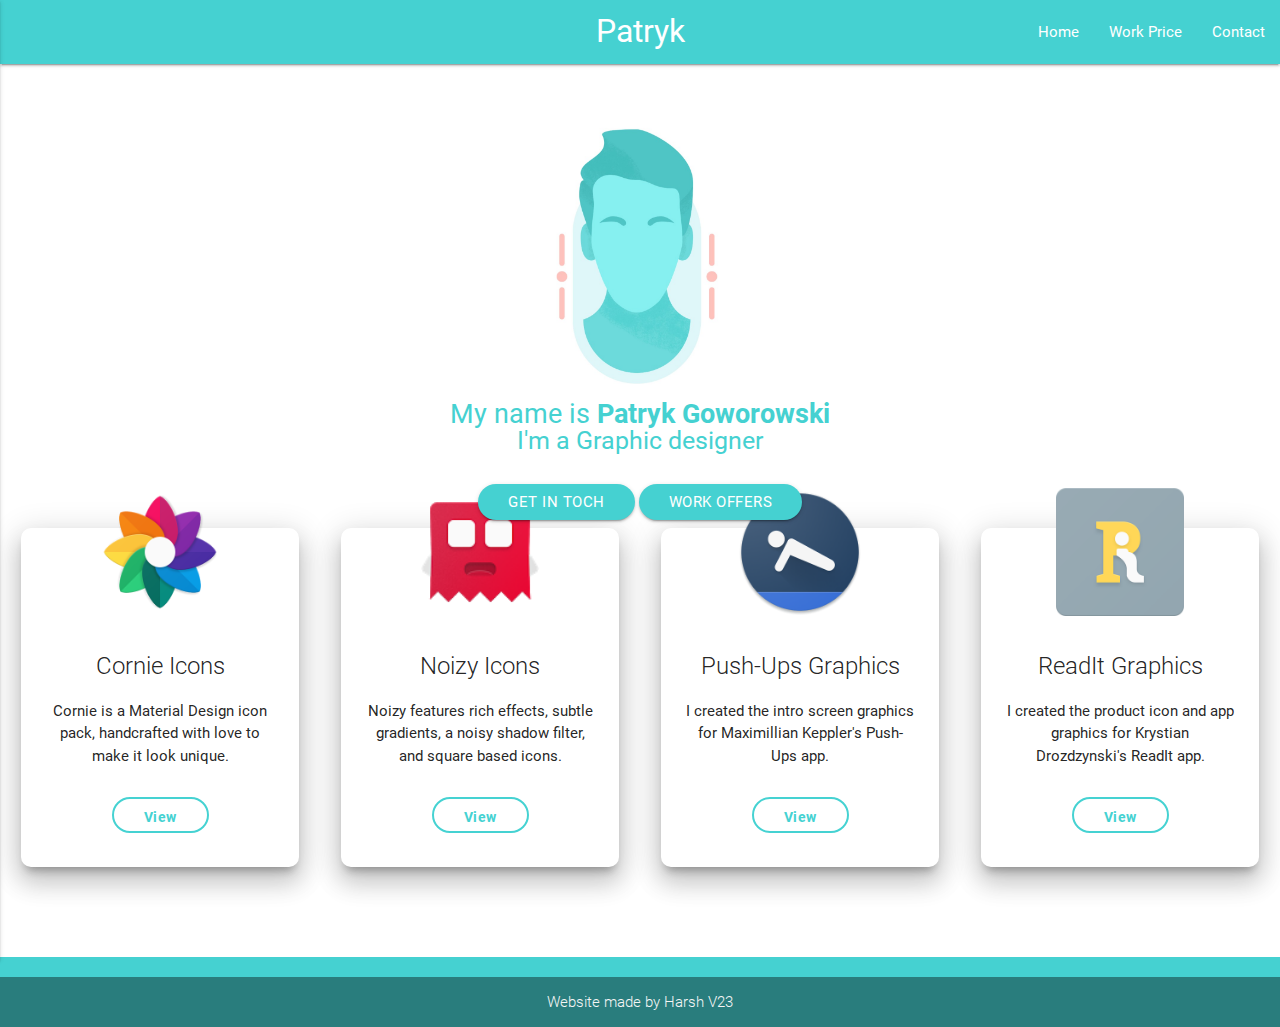
<file: index.html>
<!DOCTYPE html>
<html lang="en">
  <!-- Copyright 2017 Harsh V23 -->
<head>

	<link href="https://fonts.googleapis.com/icon?family=Material+Icons" rel="stylesheet">
	<link type="text/css" rel="stylesheet" href="css/materialize.min.css" media="screen,projection" />
	<link type="text/css" rel="stylesheet" href="css/home.css" media="screen,projection" />
	<link rel="shortcut icon" type="image/png" href="images/favicon.png" />

	<meta name="viewport" content="width=device-width, initial-scale=1.0" />
	<meta property="og:title" content="Partyk Goworowski: I'm A Graphic Designer" />
	<meta property="og:type" content="website" />
	<meta name="theme-color" content="#45D1D1" />
	<meta property="og:description" content="I'm Patryk Goworowski A Graphic Designer!" />
	<meta property="og:url" content="http://" />
	<meta name="description" content="I'm Patryk Goworowski A Graphic Designer!" />
	<meta name="author" content="Harsh v23" />
	<meta name="keywords" content="Noizy icons , Cornie Icons , Icon Packs , Graphic designer , Material design , Patryk , Patryk Goworowski " />

	<title>Patryk Goworowski</title>

</head>

<body>

	<nav>
		<div class="nav-wrapper">
			<a href="#!" class="brand-logo center">Patryk</a>
			<a href="#" data-activates="mobile-demo" class="button-collapse">
				<i class="material-icons">menu</i>
			</a>

			<ul class="right hide-on-med-and-down">
				<li>
					<a href="index.html">Home</a>
				</li>
				<li>
					<a href="pricing.html">Work Price</a>
				</li>
				<li>
					<a href="contact.html">Contact</a>
				</li>
			</ul>

			<ul class="side-nav" id="mobile-demo">
				<div class="img-view"><img id="nav-header" class="responsive-img" src="images/8.png"></div>
				<li>
					<a class="waves-effect waves-teal" href="index.html">
						<i class="material-icons">account_balance</i>
						Home
					</a>
				</li>
				<li>
					<a class="waves-effect waves-teal" href="pricing.html">
						<i class="material-icons">question_answer</i>
						Work Price
					</a>
				</li>
				<li>
					<a class="waves-effect waves-teal" href="contact.html">
						<i class="material-icons">perm_phone_msg</i>
						Contact
					</a>
				</li>
			</ul>
		</div>
	</nav>



	<header>
		<img id="profile" src="images/profile.png" class="profile">
		<p class="title">My name is <b>Patryk Goworowski</b></p>
		<p class="sub-title">I'm a Graphic designer</p>
         <div class="center-btn">
          <a href="contact.html" class="waves-effect waves-light btn">Get in Toch</a>
          <a href="work-price.html" class="waves-effect waves-light btn">Work offers</a>
         </div>
   	</header>

<main>
	<div class='row work-space' id="work"></div>
</main>	
	<script>
		var work = document.getElementById("work");
		var workRequest = new XMLHttpRequest();
		workRequest.open("GET", "https://harshv23.github.io/website_01/work.json", true); //CHANGE URL BEFORE PUBLISHING
		workRequest.onreadystatechange = function() {
			if (workRequest.readyState === 4) {
				if (workRequest.status === 200 || workRequest.status == 0) {
					var html = "";
					JSON.parse(workRequest.responseText).forEach(function(work) {
						console.log(work.name);
						html += "<div class=\"col s12 m6 l3\"><div class=\'pcard-container\'><div class=\"card z-depth-5 pcard\"><img src=\'" + work.icon + "\' class=\'pcard-image\' style=\'padding: 10px;\'><div class=\"card-content center\"><span class=\"center card-title\" style='padding-bottom: 10px;'>" + work.name + "</span><p>" + work.description + "</p><a class=\"pcard-btn btn center-align z-depth-0\" href=\"\"><b>View</b></a></div></div></div></div>";
					});
					work.innerHTML = html;
				}
			}
		};
		workRequest.send(null);
	</script>
	



	<!--Import jQuery before materialize.js-->
	<script type="text/javascript " src="https://code.jquery.com/jquery-2.1.1.min.js "></script>
	<script type="text/javascript " src="js/materialize.min.js "></script>
	<script>$(".button-collapse").sideNav();</script>

	<footer class="page-footer ">
		<div class="footer-copyright">
			<a class="grey-text text-lighten-4 footer-test" href="http://www.harshv23.tk ">Website made by Harsh V23</a>
		</div>
	</footer>

</body>

</html>
</file>
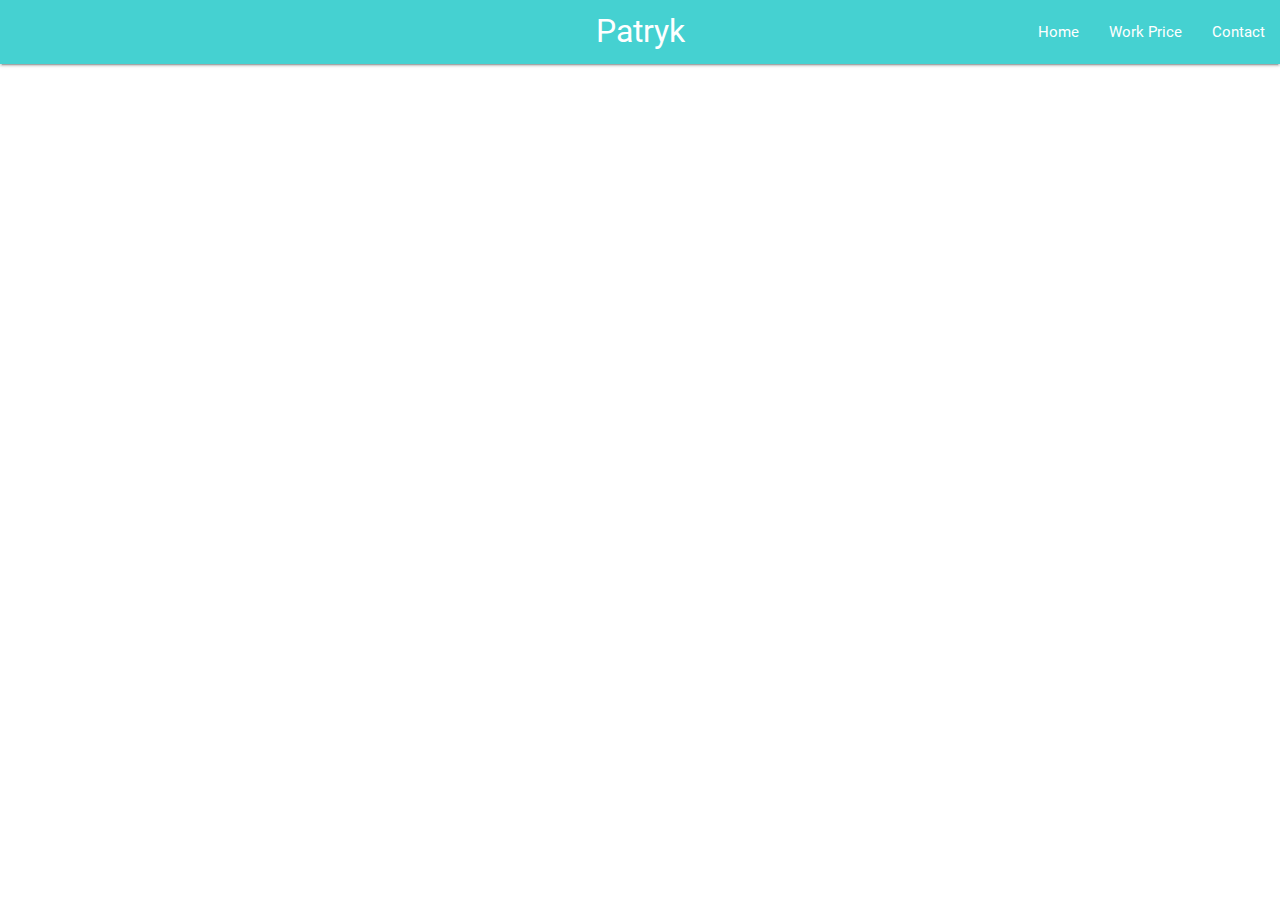
<file: newtestjson.html>
<!DOCTYPE html>
<html lang="en">
  <!-- Copyright 2017 Harsh V23 -->
<head>

	<link href="https://fonts.googleapis.com/icon?family=Material+Icons" rel="stylesheet">
	<link type="text/css" rel="stylesheet" href="css/materialize.min.css" media="screen,projection" />
	<link type="text/css" rel="stylesheet" href="css/home.css" media="screen,projection" />
	<link rel="shortcut icon" type="image/png" href="images/favicon.png" />

	<meta name="viewport" content="width=device-width, initial-scale=1.0" />
	<meta property="og:title" content="Partyk Goworowski: I'm A Graphic Designer" />
	<meta property="og:type" content="website" />
	<meta name="theme-color" content="#45D1D1" />
	<meta property="og:description" content="I'm Patryk Goworowski A Graphic Designer!" />
	<meta property="og:url" content="http://" />
	<meta name="description" content="I'm Patryk Goworowski A Graphic Designer!" />
	<meta name="author" content="Harsh v23" />
	<meta name="keywords" content="Noizy icons , Cornie Icons , Icon Packs , Graphic designer , Material design , Patryk , Patryk Goworowski " />

	<title>Patryk Goworowski</title>

</head>

<body>

	<nav>
		<div class="nav-wrapper">
			<a href="#!" class="brand-logo center">Patryk</a>
			<a href="#" data-activates="mobile-demo" class="button-collapse">
				<i class="material-icons">menu</i>
			</a>

			<ul class="right hide-on-med-and-down">
				<li>
					<a href="index.html">Home</a>
				</li>
				<li>
					<a href="work-price.html">Work Price</a>
				</li>
				<li>
					<a href="contact.html">Contact</a>
				</li>
			</ul>

			<ul class="side-nav" id="mobile-demo">
				<div class="img-view"><img id="nav-header" class="responsive-img" src="images/8.png"></div>
				<li>
					<a class="waves-effect waves-teal" href="index.html">
						<i class="material-icons">account_balance</i>
						Home
					</a>
				</li>
				<li>
					<a class="waves-effect waves-teal" href="pricing.html">
						<i class="material-icons">question_answer</i>
						Work Price
					</a>
				</li>
				<li>
					<a class="waves-effect waves-teal" href="contact.html">
						<i class="material-icons">perm_phone_msg</i>
						Contact
					</a>
				</li>
			</ul>
		</div>
	</nav>

<main>
	<div class='col s12' id="work"></div>
</main>	
	<script>
		var work = document.getElementById("work");
		var workRequest = new XMLHttpRequest();
		workRequest.open("GET", "https://harshv23.github.io/website_01/work.json", true); //CHANGE URL BEFORE PUBLISHING
		workRequest.onreadystatechange = function() {
			if (workRequest.readyState === 4) {
				if (workRequest.status === 200 || workRequest.status == 0) {
					var html = "";
					JSON.parse(workRequest.responseText).forEach(function(work) {
						console.log(work.name);
						html += "<div class=\"col s12 m6 l3\"><div class=\'pcard-container\'><div class=\"card z-depth-5 pcard\"><img src=\'" + work.icon + "\' class=\'pcard-image\' style=\'padding: 10px;\'><div class=\"card-content center\"><span class=\"center card-title\" style='padding-bottom: 10px;'>" + work.name + "</span><p>" + work.description + "</p><a class=\"pcard-btn btn center-align z-depth-0\" href=\'" + link + "\'><b>View</b></a></div></div></div></div>";
					});
					work.innerHTML = html;
				}
			}
		};
		workRequest.send(null);
	</script>
</file>
<file: css/home.css>
.profile{
	height: 290px;
	width:  290px;
	display: block;
	margin: auto;
	margin-top: 45px;
}
.nav-wrapper{ 
	background-color:  #45D1D1 !important; 
}
.title{
    font-size: 27px;
    text-align: center;
    color: #45D1D1;
    margin-top: -5px;
}
.sub-title{
    font-size: 25px;
    text-align: center;
    color: #45D1D1;
    margin-top: -40px;
}
.chip{
	background-color: #45D1D1;
}
.center-btn{
    text-align: center;
}
.btn{
	background-color: #45D1D1;
	border-radius: 30px;
}
.ft{
	text-align: center;
}
.page-footer{
    background-color:  #45D1D1 !important; 
}

.footer-copyright{ 
	background-color:  #297D7D !important; 
}
.footer-test{
	margin: auto;
	display: block;
	text-align: center;
}
.pcard {
    padding-top: 50px;
    margin-bottom: 70px;
    border-radius: 10px
}

.pcard-image {
    display: block;
    z-index: 1;
    height: 148px;
    width: auto;
    margin: auto;
    margin-top: -100px;
}

.pcard-btn {
    font-size: .9rem;
    background-color: transparent;
    border: 2px solid #45d2d2;
    color: #45d2d2;
    margin-top: 30px;
    margin-bottom: 10px;
    border-radius: 50px;
    text-transform: none;
    display: inline-block;
}

.pcard-btn:hover {
    background-color: #45d2d2;
    color: #ffffff;
}

.pcard-container {
    padding-left: 10px;
    padding-right: 10px;
}
.body {
    display: flex;
    min-height: 100vh;
    flex-direction: column;
  }
.main {
    flex: 1 0 auto;
  }
</file>
